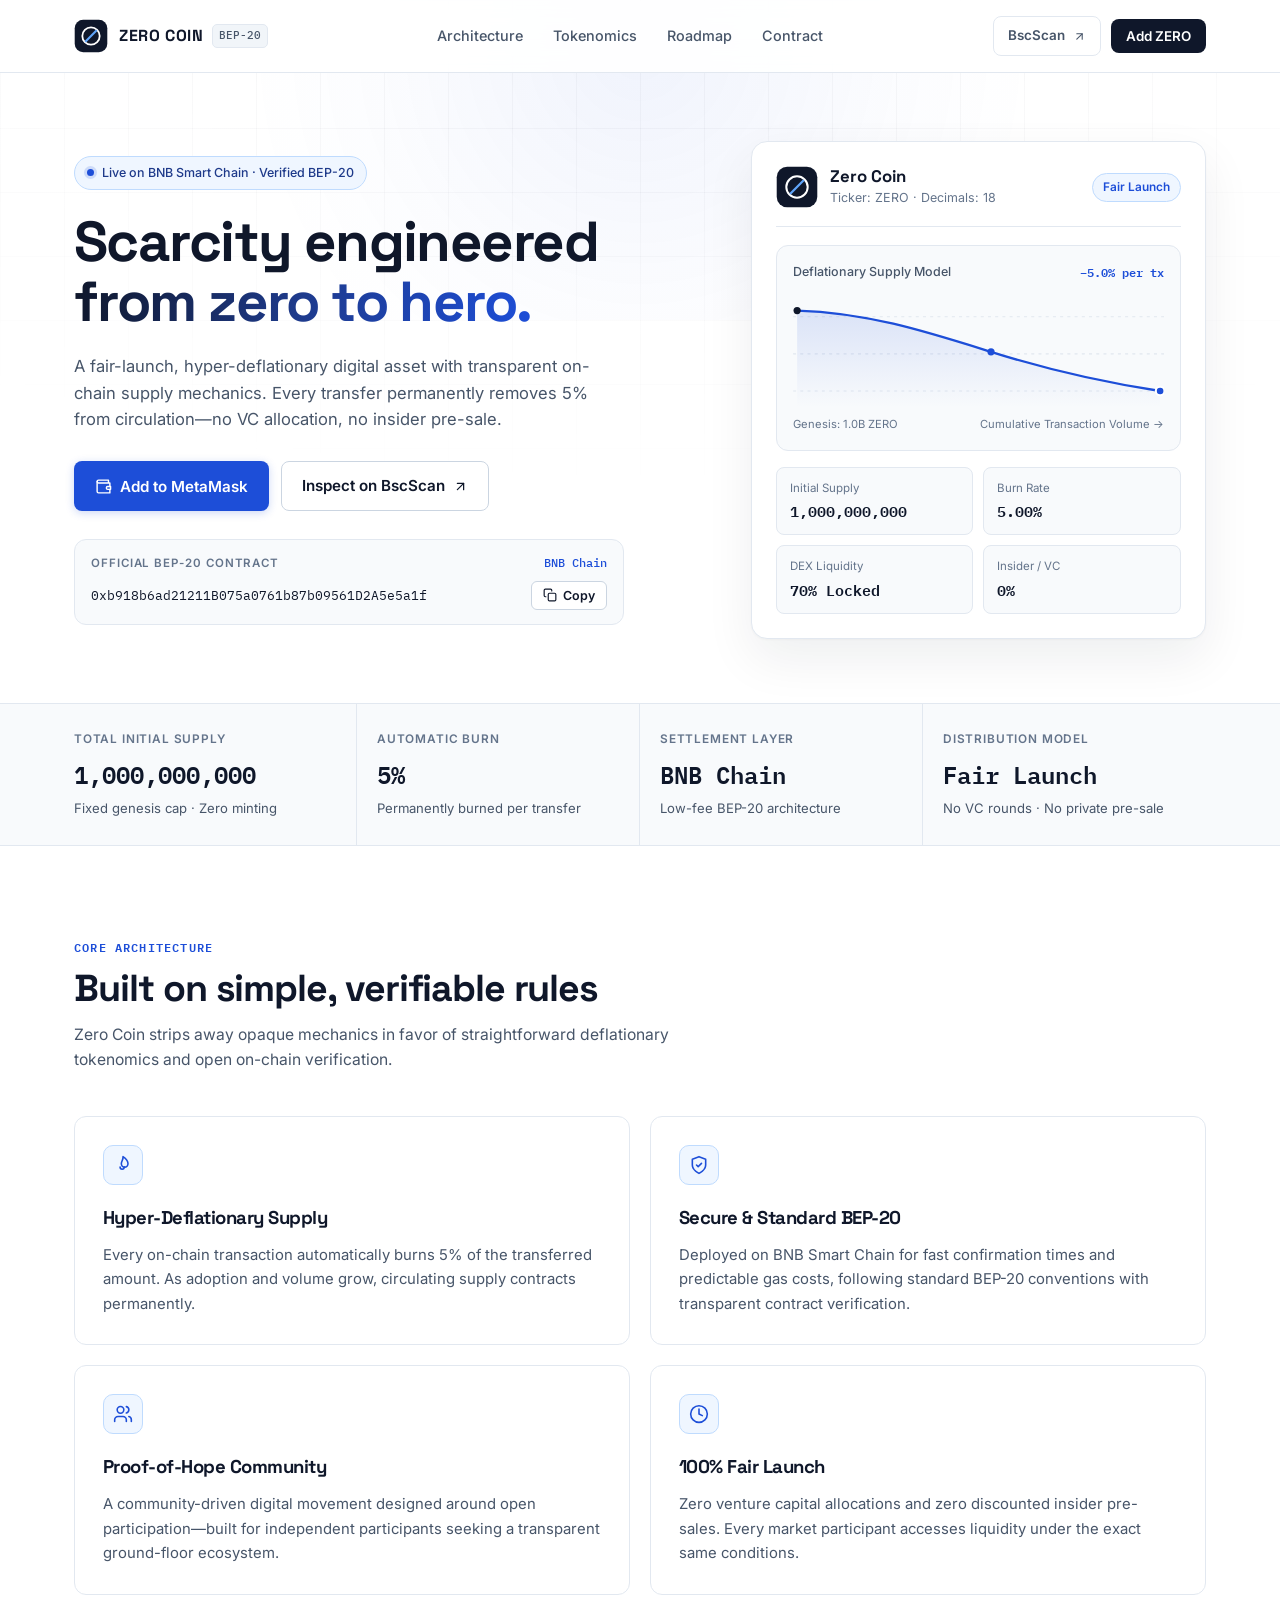
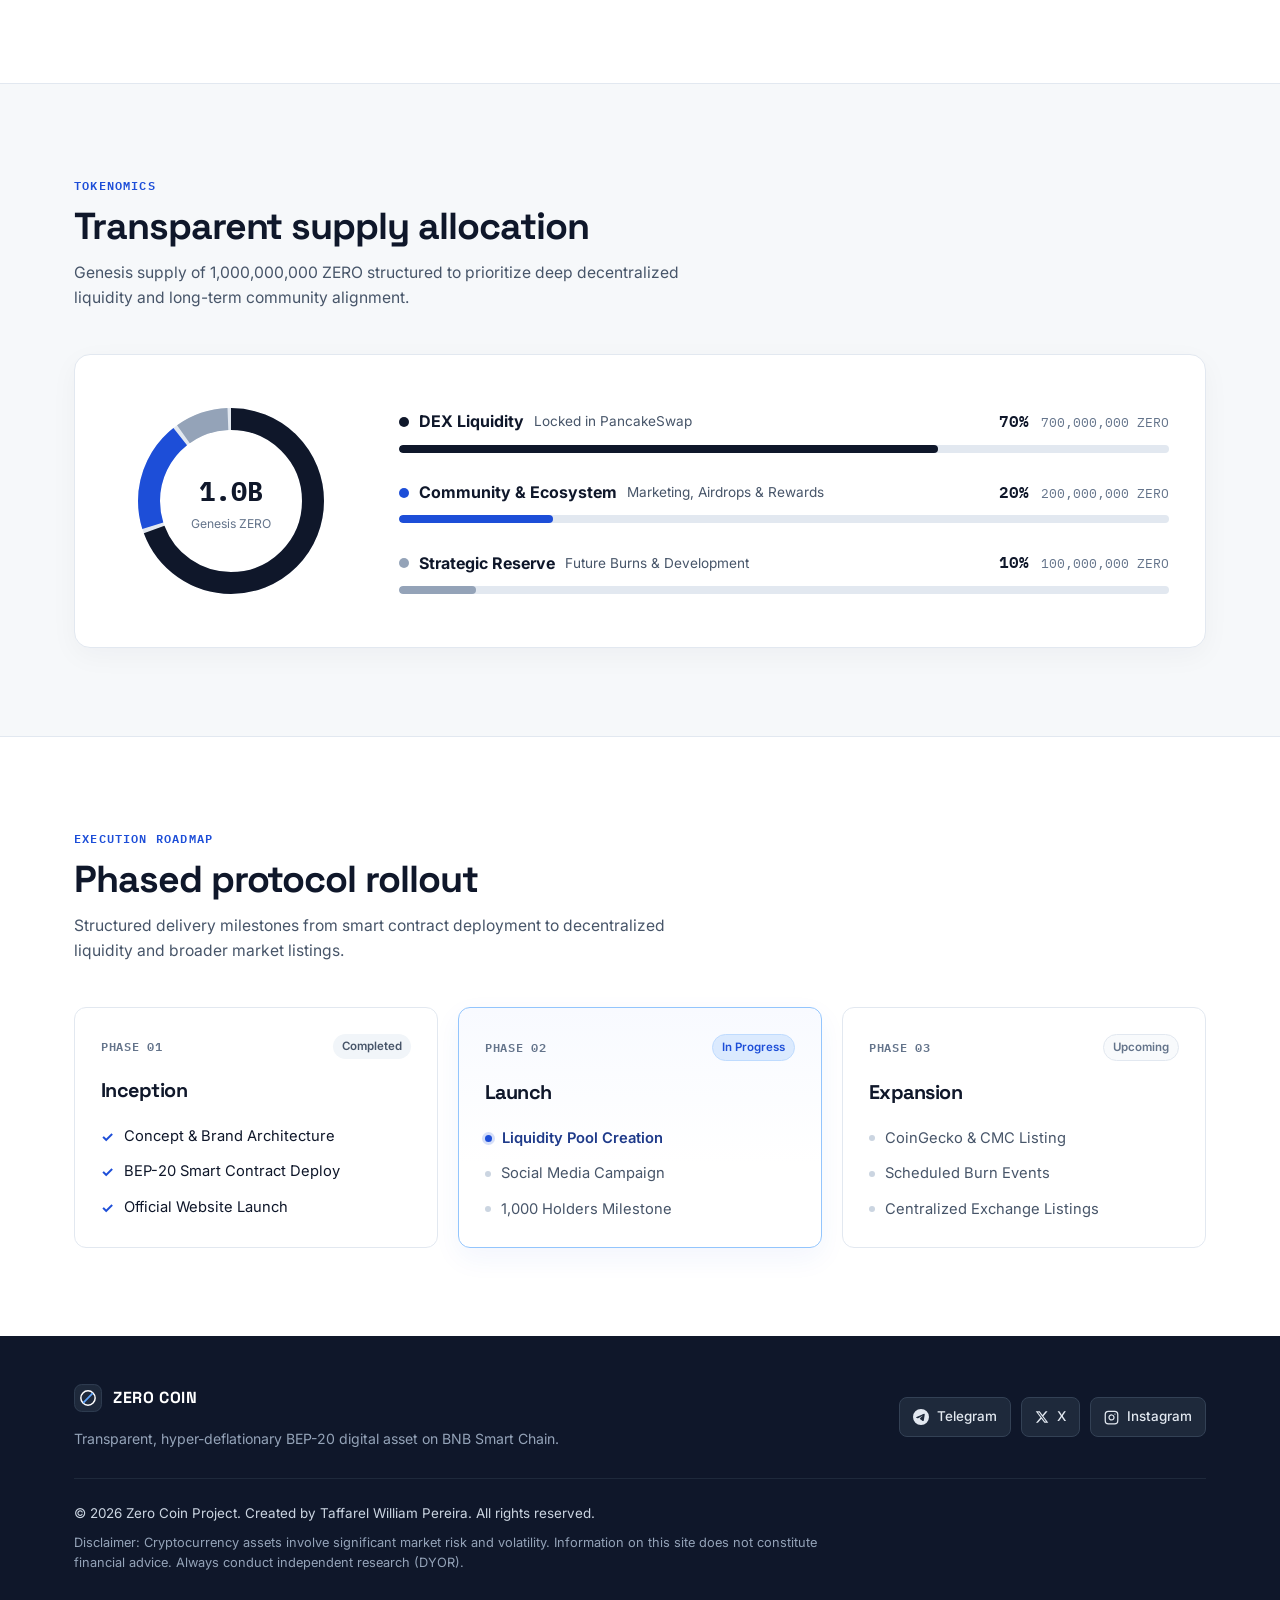
<file: index.html>
<!DOCTYPE html>
<html lang="en">
<head>
  <meta charset="UTF-8">
  <meta name="viewport" content="width=device-width, initial-scale=1.0">
  <title>Zero Coin (ZERO) | From Zero to Hero</title>
  <meta name="description" content="Zero Coin (ZERO) is a fair-launch, hyper-deflationary BEP-20 token on BNB Smart Chain with transparent on-chain tokenomics and automatic 5% burn per transaction.">
  <meta property="og:title" content="Zero Coin (ZERO) | From Zero to Hero">
  <meta property="og:description" content="Fair-launch, hyper-deflationary BEP-20 digital asset on BNB Smart Chain with 5% automatic burn per transfer.">
  <meta property="og:type" content="website">
  <meta property="og:url" content="https://zerocoin.tech/">
  <link rel="icon" type="image/svg+xml" href="assets/images/logo.svg">
  <link rel="preconnect" href="https://fonts.googleapis.com">
  <link rel="preconnect" href="https://fonts.gstatic.com" crossorigin>
  <link href="https://fonts.googleapis.com/css2?family=IBM+Plex+Mono:wght@400;500;600&family=Inter:wght@400;500;600&family=Space+Grotesk:wght@500;600;700&display=swap" rel="stylesheet">
  <link rel="stylesheet" href="styles.css">
</head>
<body>
  <div class="bg-grid" aria-hidden="true"></div>
  <div class="bg-radial" aria-hidden="true"></div>

  <!-- Header -->
  <header class="site-header">
    <div class="container header-inner">
      <a href="#" class="brand" aria-label="Zero Coin Home">
        <span class="brand-mark" aria-hidden="true">
          <svg viewBox="0 0 36 36" fill="none" xmlns="http://www.w3.org/2000/svg">
            <rect x="0.75" y="0.75" width="34.5" height="34.5" rx="9" fill="#0F172A"/>
            <circle cx="18" cy="18" r="9.2" stroke="#FFFFFF" stroke-width="1.9"/>
            <path d="M12.5 23.5L23.5 12.5" stroke="#60A5FA" stroke-width="2.2" stroke-linecap="round"/>
          </svg>
        </span>
        <span class="brand-text">
          <span class="brand-name">ZERO COIN</span>
          <span class="brand-tag">BEP-20</span>
        </span>
      </a>

      <nav class="nav-links" aria-label="Primary">
        <a href="#why-zero">Architecture</a>
        <a href="#tokenomics">Tokenomics</a>
        <a href="#roadmap">Roadmap</a>
        <a href="#contract-section">Contract</a>
      </nav>

      <div class="header-actions">
        <a href="https://bscscan.com/token/0xb918b6ad21211B075a0761b87b09561D2A5e5a1f" target="_blank" rel="noopener noreferrer" class="btn btn-ghost btn-sm">
          BscScan
          <svg width="13" height="13" viewBox="0 0 24 24" fill="none" stroke="currentColor" stroke-width="2" stroke-linecap="round" stroke-linejoin="round"><path d="M7 17L17 7"/><path d="M7 7h10v10"/></svg>
        </a>
        <button id="headerAddTokenBtn" class="btn btn-dark btn-sm">Add ZERO</button>
      </div>

      <button class="mobile-menu-btn" id="mobileMenuBtn" aria-label="Toggle navigation" aria-expanded="false">
        <svg width="20" height="20" viewBox="0 0 24 24" fill="none" stroke="currentColor" stroke-width="2" stroke-linecap="round">
          <line x1="4" y1="7" x2="20" y2="7"/>
          <line x1="4" y1="12" x2="20" y2="12"/>
          <line x1="4" y1="17" x2="20" y2="17"/>
        </svg>
      </button>
    </div>

    <div class="mobile-nav" id="mobileNav" hidden>
      <div class="container mobile-nav-inner">
        <a href="#why-zero">Architecture</a>
        <a href="#tokenomics">Tokenomics</a>
        <a href="#roadmap">Roadmap</a>
        <a href="https://bscscan.com/token/0xb918b6ad21211B075a0761b87b09561D2A5e5a1f" target="_blank" rel="noopener noreferrer">View on BscScan ↗</a>
      </div>
    </div>
  </header>

  <main>
    <!-- Hero Section -->
    <section class="hero">
      <div class="container hero-grid">
        <div class="hero-copy">
          <div class="status-pill">
            <span class="status-dot"></span>
            <span>Live on BNB Smart Chain · Verified BEP-20</span>
          </div>

          <h1>Scarcity engineered<br><span class="text-accent">from zero to hero.</span></h1>

          <p class="hero-lead">
            A fair-launch, hyper-deflationary digital asset with transparent on-chain supply mechanics. Every transfer permanently removes 5% from circulation—no VC allocation, no insider pre-sale.
          </p>

          <div class="hero-cta">
            <button id="addTokenBtn" class="btn btn-primary btn-lg">
              <svg width="17" height="17" viewBox="0 0 24 24" fill="none" stroke="currentColor" stroke-width="2" stroke-linecap="round" stroke-linejoin="round"><path d="M21 12V7H5a2 2 0 0 1 0-4h14v4"/><path d="M3 5v14a2 2 0 0 0 2 2h16v-5"/><path d="M18 12a2 2 0 0 0 0 4h4v-4Z"/></svg>
              Add to MetaMask
            </button>
            <a href="https://bscscan.com/token/0xb918b6ad21211B075a0761b87b09561D2A5e5a1f" target="_blank" rel="noopener noreferrer" class="btn btn-secondary btn-lg">
              Inspect on BscScan
              <svg width="15" height="15" viewBox="0 0 24 24" fill="none" stroke="currentColor" stroke-width="2" stroke-linecap="round" stroke-linejoin="round"><path d="M7 17L17 7"/><path d="M7 7h10v10"/></svg>
            </a>
          </div>

          <div class="contract-bar" id="contract-section">
            <div class="contract-meta">
              <span class="contract-label">Official BEP-20 Contract</span>
              <span class="contract-chain mono">BNB Chain</span>
            </div>
            <div class="contract-row">
              <code id="contractAddress" class="mono">0xb918b6ad21211B075a0761b87b09561D2A5e5a1f</code>
              <button class="copy-btn" id="copyBtn" onclick="copyContract()" aria-label="Copy contract address">
                <svg width="14" height="14" viewBox="0 0 24 24" fill="none" stroke="currentColor" stroke-width="2" stroke-linecap="round" stroke-linejoin="round"><rect x="9" y="9" width="13" height="13" rx="2"/><path d="M5 15H4a2 2 0 0 1-2-2V4a2 2 0 0 1 2-2h9a2 2 0 0 1 2 2v1"/></svg>
                <span id="copyLabel">Copy</span>
              </button>
            </div>
          </div>
        </div>

        <!-- Protocol Telemetry Panel -->
        <div class="hero-panel">
          <div class="telemetry-card">
            <div class="telemetry-header">
              <div class="token-identity">
                <span class="token-emblem">
                  <svg viewBox="0 0 44 44" fill="none" xmlns="http://www.w3.org/2000/svg">
                    <rect x="0.75" y="0.75" width="42.5" height="42.5" rx="11" fill="#0F172A"/>
                    <circle cx="22" cy="22" r="11.2" stroke="#FFFFFF" stroke-width="2.1"/>
                    <path d="M15.5 28.5L28.5 15.5" stroke="#60A5FA" stroke-width="2.4" stroke-linecap="round"/>
                  </svg>
                </span>
                <div>
                  <div class="token-title">Zero Coin</div>
                  <div class="token-sub">Ticker: ZERO · Decimals: 18</div>
                </div>
              </div>
              <span class="verified-chip">Fair Launch</span>
            </div>

            <div class="telemetry-curve">
              <div class="curve-header">
                <span>Deflationary Supply Model</span>
                <span class="curve-badge mono">−5.0% per tx</span>
              </div>
              <svg viewBox="0 0 360 112" fill="none" xmlns="http://www.w3.org/2000/svg" class="curve-svg" role="img" aria-label="Deflationary supply reduction curve">
                <defs>
                  <linearGradient id="curveFillBlue" x1="0" y1="0" x2="0" y2="112" gradientUnits="userSpaceOnUse">
                    <stop stop-color="#1D4ED8" stop-opacity="0.16"/>
                    <stop offset="1" stop-color="#1D4ED8" stop-opacity="0"/>
                  </linearGradient>
                </defs>
                <line x1="0" y1="24" x2="360" y2="24" stroke="#E2E8F0" stroke-dasharray="3 4"/>
                <line x1="0" y1="60" x2="360" y2="60" stroke="#E2E8F0" stroke-dasharray="3 4"/>
                <line x1="0" y1="96" x2="360" y2="96" stroke="#E2E8F0" stroke-dasharray="3 4"/>
                <path d="M4 18 C 72 20, 128 38, 192 58 C 252 77, 304 88, 356 96 L 356 112 L 4 112 Z" fill="url(#curveFillBlue)"/>
                <path d="M4 18 C 72 20, 128 38, 192 58 C 252 77, 304 88, 356 96" stroke="#1D4ED8" stroke-width="2.3" stroke-linecap="round"/>
                <circle cx="4" cy="18" r="3.5" fill="#0F172A"/>
                <circle cx="192" cy="58" r="3.5" fill="#1D4ED8"/>
                <circle cx="356" cy="96" r="4.2" fill="#1D4ED8" stroke="#FFFFFF" stroke-width="2"/>
              </svg>
              <div class="curve-axis">
                <span>Genesis: 1.0B ZERO</span>
                <span>Cumulative Transaction Volume →</span>
              </div>
            </div>

            <div class="telemetry-stats">
              <div class="t-stat">
                <span class="t-label">Initial Supply</span>
                <span class="t-value mono">1,000,000,000</span>
              </div>
              <div class="t-stat">
                <span class="t-label">Burn Rate</span>
                <span class="t-value mono accent">5.00%</span>
              </div>
              <div class="t-stat">
                <span class="t-label">DEX Liquidity</span>
                <span class="t-value mono">70% Locked</span>
              </div>
              <div class="t-stat">
                <span class="t-label">Insider / VC</span>
                <span class="t-value mono">0%</span>
              </div>
            </div>
          </div>
        </div>
      </div>
    </section>

    <!-- Key Metrics Ribbon -->
    <section class="metrics-strip">
      <div class="container metrics-grid">
        <div class="metric-item">
          <span class="metric-label">Total Initial Supply</span>
          <strong class="metric-value mono">1,000,000,000</strong>
          <span class="metric-note">Fixed genesis cap · Zero minting</span>
        </div>
        <div class="metric-item">
          <span class="metric-label">Automatic Burn</span>
          <strong class="metric-value mono accent">5%</strong>
          <span class="metric-note">Permanently burned per transfer</span>
        </div>
        <div class="metric-item">
          <span class="metric-label">Settlement Layer</span>
          <strong class="metric-value mono">BNB Chain</strong>
          <span class="metric-note">Low-fee BEP-20 architecture</span>
        </div>
        <div class="metric-item">
          <span class="metric-label">Distribution Model</span>
          <strong class="metric-value mono">Fair Launch</strong>
          <span class="metric-note">No VC rounds · No private pre-sale</span>
        </div>
      </div>
    </section>

    <!-- Architecture / Why Zero -->
    <section class="section" id="why-zero">
      <div class="container">
        <div class="section-head">
          <span class="eyebrow mono">Core Architecture</span>
          <h2>Built on simple, verifiable rules</h2>
          <p>Zero Coin strips away opaque mechanics in favor of straightforward deflationary tokenomics and open on-chain verification.</p>
        </div>

        <div class="pillars-grid">
          <article class="pillar-card">
            <div class="pillar-icon">
              <svg width="20" height="20" viewBox="0 0 24 24" fill="none" stroke="currentColor" stroke-width="1.9" stroke-linecap="round" stroke-linejoin="round"><path d="M12 2c.5 3.5-2 5.5-2 8.5a4 4 0 0 0 8 0c0-3.5-3-6.5-6-8.5Z"/><path d="M8.5 14.5A2.5 2.5 0 0 0 11 17c1.38 0 2.5-1.12 2.5-2.5"/></svg>
            </div>
            <h3>Hyper-Deflationary Supply</h3>
            <p>Every on-chain transaction automatically burns 5% of the transferred amount. As adoption and volume grow, circulating supply contracts permanently.</p>
          </article>

          <article class="pillar-card">
            <div class="pillar-icon">
              <svg width="20" height="20" viewBox="0 0 24 24" fill="none" stroke="currentColor" stroke-width="1.9" stroke-linecap="round" stroke-linejoin="round"><path d="M12 22s8-4 8-10V5l-8-3-8 3v7c0 6 8 10 8 10Z"/><path d="m9 12 2 2 4-4"/></svg>
            </div>
            <h3>Secure &amp; Standard BEP-20</h3>
            <p>Deployed on BNB Smart Chain for fast confirmation times and predictable gas costs, following standard BEP-20 conventions with transparent contract verification.</p>
          </article>

          <article class="pillar-card">
            <div class="pillar-icon">
              <svg width="20" height="20" viewBox="0 0 24 24" fill="none" stroke="currentColor" stroke-width="1.9" stroke-linecap="round" stroke-linejoin="round"><path d="M16 21v-2a4 4 0 0 0-4-4H6a4 4 0 0 0-4 4v2"/><circle cx="9" cy="7" r="4"/><path d="M22 21v-2a4 4 0 0 0-3-3.87"/><path d="M16 3.13a4 4 0 0 1 0 7.75"/></svg>
            </div>
            <h3>Proof-of-Hope Community</h3>
            <p>A community-driven digital movement designed around open participation—built for independent participants seeking a transparent ground-floor ecosystem.</p>
          </article>

          <article class="pillar-card">
            <div class="pillar-icon">
              <svg width="20" height="20" viewBox="0 0 24 24" fill="none" stroke="currentColor" stroke-width="1.9" stroke-linecap="round" stroke-linejoin="round"><circle cx="12" cy="12" r="10"/><path d="M12 6v6l4 2"/></svg>
            </div>
            <h3>100% Fair Launch</h3>
            <p>Zero venture capital allocations and zero discounted insider pre-sales. Every market participant accesses liquidity under the exact same conditions.</p>
          </article>
        </div>
      </div>
    </section>

    <!-- Tokenomics Section -->
    <section class="section section-alt" id="tokenomics">
      <div class="container">
        <div class="section-head">
          <span class="eyebrow mono">Tokenomics</span>
          <h2>Transparent supply allocation</h2>
          <p>Genesis supply of 1,000,000,000 ZERO structured to prioritize deep decentralized liquidity and long-term community alignment.</p>
        </div>

        <div class="tokenomics-card">
          <div class="donut-wrap">
            <svg viewBox="0 0 220 220" class="donut-svg" role="img" aria-label="Tokenomics chart: 70% Liquidity, 20% Community, 10% Reserve">
              <circle cx="110" cy="110" r="82" fill="none" stroke="#E2E8F0" stroke-width="22"/>
              <circle cx="110" cy="110" r="82" fill="none" stroke="#0F172A" stroke-width="22"
                stroke-dasharray="356.65 515.22" stroke-dashoffset="0" transform="rotate(-90 110 110)"/>
              <circle cx="110" cy="110" r="82" fill="none" stroke="#1D4ED8" stroke-width="22"
                stroke-dasharray="99.04 515.22" stroke-dashoffset="-360.65" transform="rotate(-90 110 110)"/>
              <circle cx="110" cy="110" r="82" fill="none" stroke="#94A3B8" stroke-width="22"
                stroke-dasharray="47.52 515.22" stroke-dashoffset="-463.69" transform="rotate(-90 110 110)"/>
            </svg>
            <div class="donut-center">
              <span class="donut-total mono">1.0B</span>
              <span class="donut-sub">Genesis ZERO</span>
            </div>
          </div>

          <div class="allocation-list">
            <div class="alloc-row">
              <div class="alloc-top">
                <div class="alloc-title">
                  <span class="alloc-dot dot-navy"></span>
                  <strong>DEX Liquidity</strong>
                  <span class="alloc-desc-inline">Locked in PancakeSwap</span>
                </div>
                <div class="alloc-nums">
                  <span class="mono alloc-pct">70%</span>
                  <span class="mono alloc-tokens">700,000,000 ZERO</span>
                </div>
              </div>
              <div class="progress-track"><div class="progress-fill fill-navy" style="width: 70%;"></div></div>
            </div>

            <div class="alloc-row">
              <div class="alloc-top">
                <div class="alloc-title">
                  <span class="alloc-dot dot-cobalt"></span>
                  <strong>Community &amp; Ecosystem</strong>
                  <span class="alloc-desc-inline">Marketing, Airdrops &amp; Rewards</span>
                </div>
                <div class="alloc-nums">
                  <span class="mono alloc-pct">20%</span>
                  <span class="mono alloc-tokens">200,000,000 ZERO</span>
                </div>
              </div>
              <div class="progress-track"><div class="progress-fill fill-cobalt" style="width: 20%;"></div></div>
            </div>

            <div class="alloc-row">
              <div class="alloc-top">
                <div class="alloc-title">
                  <span class="alloc-dot dot-slate"></span>
                  <strong>Strategic Reserve</strong>
                  <span class="alloc-desc-inline">Future Burns &amp; Development</span>
                </div>
                <div class="alloc-nums">
                  <span class="mono alloc-pct">10%</span>
                  <span class="mono alloc-tokens">100,000,000 ZERO</span>
                </div>
              </div>
              <div class="progress-track"><div class="progress-fill fill-slate" style="width: 10%;"></div></div>
            </div>
          </div>
        </div>
      </div>
    </section>

    <!-- Roadmap Section -->
    <section class="section" id="roadmap">
      <div class="container">
        <div class="section-head">
          <span class="eyebrow mono">Execution Roadmap</span>
          <h2>Phased protocol rollout</h2>
          <p>Structured delivery milestones from smart contract deployment to decentralized liquidity and broader market listings.</p>
        </div>

        <div class="roadmap-grid">
          <div class="phase-card">
            <div class="phase-top">
              <span class="phase-num mono">PHASE 01</span>
              <span class="phase-badge badge-done">Completed</span>
            </div>
            <h3>Inception</h3>
            <ul class="phase-list">
              <li class="done"><span class="check">✓</span> Concept &amp; Brand Architecture</li>
              <li class="done"><span class="check">✓</span> BEP-20 Smart Contract Deploy</li>
              <li class="done"><span class="check">✓</span> Official Website Launch</li>
            </ul>
          </div>

          <div class="phase-card phase-active">
            <div class="phase-top">
              <span class="phase-num mono">PHASE 02</span>
              <span class="phase-badge badge-active">In Progress</span>
            </div>
            <h3>Launch</h3>
            <ul class="phase-list">
              <li class="current"><span class="dot-live"></span> Liquidity Pool Creation</li>
              <li><span class="dot-idle"></span> Social Media Campaign</li>
              <li><span class="dot-idle"></span> 1,000 Holders Milestone</li>
            </ul>
          </div>

          <div class="phase-card">
            <div class="phase-top">
              <span class="phase-num mono">PHASE 03</span>
              <span class="phase-badge badge-next">Upcoming</span>
            </div>
            <h3>Expansion</h3>
            <ul class="phase-list">
              <li><span class="dot-idle"></span> CoinGecko &amp; CMC Listing</li>
              <li><span class="dot-idle"></span> Scheduled Burn Events</li>
              <li><span class="dot-idle"></span> Centralized Exchange Listings</li>
            </ul>
          </div>
        </div>
      </div>
    </section>
  </main>

  <!-- Footer -->
  <footer class="site-footer">
    <div class="container">
      <div class="footer-top">
        <div class="footer-brand">
          <div class="brand">
            <span class="brand-mark brand-mark-sm" aria-hidden="true">
              <svg viewBox="0 0 36 36" fill="none" xmlns="http://www.w3.org/2000/svg">
                <rect x="0.75" y="0.75" width="34.5" height="34.5" rx="9" fill="#1E293B" stroke="#334155" stroke-width="1.2"/>
                <circle cx="18" cy="18" r="9.2" stroke="#FFFFFF" stroke-width="1.9"/>
                <path d="M12.5 23.5L23.5 12.5" stroke="#60A5FA" stroke-width="2.2" stroke-linecap="round"/>
              </svg>
            </span>
            <span class="brand-name footer-brand-name">ZERO COIN</span>
          </div>
          <p class="footer-tagline">Transparent, hyper-deflationary BEP-20 digital asset on BNB Smart Chain.</p>
        </div>

        <div class="social-links">
          <a href="https://t.me/ZeroCoinOfficialBot" target="_blank" rel="noopener noreferrer" aria-label="Telegram" class="social-btn">
            <svg width="16" height="16" viewBox="0 0 24 24" fill="currentColor"><path d="M11.944 0A12 12 0 0 0 0 12a12 12 0 0 0 12 12 12 12 0 0 0 12-12A12 12 0 0 0 12 0a12 12 0 0 0-.056 0zm4.962 7.224c.1-.002.321.023.465.14a.506.506 0 0 1 .171.325c.016.093.036.306.02.472-.18 1.898-.962 6.502-1.36 8.627-.168.9-.499 1.201-.82 1.23-.696.065-1.225-.46-1.9-.902-1.056-.693-1.653-1.124-2.678-1.8-1.185-.78-.417-1.21.258-1.91.177-.184 3.247-2.977 3.307-3.23.007-.032.014-.15-.056-.212s-.174-.041-.249-.024c-.106.024-1.793 1.14-5.061 3.345-.48.33-.913.49-1.302.48-.428-.008-1.252-.241-1.865-.44-.752-.245-1.349-.374-1.297-.789.027-.216.325-.437.893-.663 3.498-1.524 5.83-2.529 6.998-3.014 3.332-1.386 4.025-1.627 4.476-1.635z"/></svg>
            <span>Telegram</span>
          </a>
          <a href="https://x.com/zerocoindigital" target="_blank" rel="noopener noreferrer" aria-label="X (Twitter)" class="social-btn">
            <svg width="14" height="14" viewBox="0 0 24 24" fill="currentColor"><path d="M18.244 2.25h3.308l-7.227 8.26 8.502 11.24H16.17l-5.214-6.817L4.99 21.75H1.68l7.73-8.835L1.254 2.25H8.08l4.713 6.231zm-1.161 17.52h1.833L7.084 4.126H5.117z"/></svg>
            <span>X</span>
          </a>
          <a href="https://www.instagram.com/zerocoin.digital" target="_blank" rel="noopener noreferrer" aria-label="Instagram" class="social-btn">
            <svg width="15" height="15" viewBox="0 0 24 24" fill="none" stroke="currentColor" stroke-width="2" stroke-linecap="round" stroke-linejoin="round"><rect x="2" y="2" width="20" height="20" rx="5"/><path d="M16 11.37A4 4 0 1 1 12.63 8 4 4 0 0 1 16 11.37z"/><line x1="17.5" y1="6.5" x2="17.51" y2="6.5"/></svg>
            <span>Instagram</span>
          </a>
        </div>
      </div>

      <div class="footer-bottom">
        <p class="copyright">© 2026 Zero Coin Project. Created by Taffarel William Pereira. All rights reserved.</p>
        <p class="disclaimer">Disclaimer: Cryptocurrency assets involve significant market risk and volatility. Information on this site does not constitute financial advice. Always conduct independent research (DYOR).</p>
      </div>
    </div>
  </footer>

  <script src="script.js"></script>
</body>
</html>
</file>
<file: styles.css>
:root {
  --bg-canvas: #FFFFFF;
  --bg-surface: #FFFFFF;
  --bg-surface-soft: #F8FAFC;
  --bg-alt: #F6F8FA;
  --border-subtle: #E2E8F0;
  --border-strong: #CBD5E1;
  --text-primary: #0F172A;
  --text-secondary: #475569;
  --text-muted: #64748B;
  --accent: #1D4ED8;
  --accent-dark: #1E3A8A;
  --accent-soft: #EFF6FF;
  --accent-border: #BFDBFE;
  --slate-chart: #94A3B8;
  --radius-sm: 8px;
  --radius-md: 12px;
  --radius-lg: 16px;
}

*, *::before, *::after {
  box-sizing: border-box;
  margin: 0;
  padding: 0;
}

html {
  scroll-behavior: smooth;
  background-color: var(--bg-canvas);
  color: var(--text-primary);
  font-family: 'Inter', -apple-system, BlinkMacSystemFont, sans-serif;
  -webkit-font-smoothing: antialiased;
}

body {
  position: relative;
  min-height: 100vh;
  line-height: 1.6;
  overflow-x: hidden;
}

.bg-grid {
  position: fixed;
  inset: 0;
  z-index: -2;
  background-image:
    linear-gradient(to right, rgba(15, 23, 42, 0.032) 1px, transparent 1px),
    linear-gradient(to bottom, rgba(15, 23, 42, 0.032) 1px, transparent 1px);
  background-size: 64px 64px;
  mask-image: radial-gradient(ellipse 85% 55% at 50% 0%, #000 35%, transparent 100%);
  -webkit-mask-image: radial-gradient(ellipse 85% 55% at 50% 0%, #000 35%, transparent 100%);
}

.bg-radial {
  position: fixed;
  top: -220px;
  left: 50%;
  transform: translateX(-50%);
  width: 960px;
  height: 540px;
  z-index: -1;
  background: radial-gradient(circle, rgba(29, 78, 216, 0.065) 0%, rgba(29, 78, 216, 0.015) 48%, transparent 72%);
  pointer-events: none;
}

.container {
  width: 100%;
  max-width: 1180px;
  margin: 0 auto;
  padding: 0 24px;
}

.mono {
  font-family: 'IBM Plex Mono', ui-monospace, SFMono-Regular, monospace;
}

.accent {
  color: var(--accent);
}

h1, h2, h3 {
  font-family: 'Space Grotesk', 'Inter', sans-serif;
  letter-spacing: -0.028em;
  color: var(--text-primary);
}

/* Header */
.site-header {
  position: sticky;
  top: 0;
  z-index: 50;
  background: rgba(255, 255, 255, 0.9);
  backdrop-filter: blur(14px);
  -webkit-backdrop-filter: blur(14px);
  border-bottom: 1px solid var(--border-subtle);
}

.header-inner {
  height: 72px;
  display: flex;
  align-items: center;
  justify-content: space-between;
  gap: 24px;
}

.brand {
  display: inline-flex;
  align-items: center;
  gap: 11px;
  text-decoration: none;
}

.brand-mark {
  width: 34px;
  height: 34px;
  display: inline-flex;
  flex-shrink: 0;
}

.brand-mark-sm {
  width: 28px;
  height: 28px;
}

.brand-text {
  display: inline-flex;
  align-items: center;
  gap: 8px;
}

.brand-name {
  font-family: 'Space Grotesk', sans-serif;
  font-weight: 700;
  font-size: 1rem;
  letter-spacing: 0.04em;
  color: var(--text-primary);
}

.brand-tag {
  font-family: 'IBM Plex Mono', monospace;
  font-size: 0.68rem;
  font-weight: 500;
  color: var(--text-secondary);
  background: #F1F5F9;
  border: 1px solid var(--border-subtle);
  padding: 2px 6px;
  border-radius: 5px;
}

.nav-links {
  display: flex;
  align-items: center;
  gap: 30px;
}

.nav-links a {
  color: var(--text-secondary);
  text-decoration: none;
  font-size: 0.9rem;
  font-weight: 500;
  transition: color 0.18s ease;
}

.nav-links a:hover {
  color: var(--text-primary);
}

.header-actions {
  display: flex;
  align-items: center;
  gap: 10px;
}

.mobile-menu-btn {
  display: none;
  background: var(--bg-surface-soft);
  border: 1px solid var(--border-subtle);
  color: var(--text-primary);
  width: 40px;
  height: 40px;
  border-radius: var(--radius-sm);
  align-items: center;
  justify-content: center;
  cursor: pointer;
}

.mobile-nav {
  border-top: 1px solid var(--border-subtle);
  background: #FFFFFF;
}

.mobile-nav-inner {
  display: flex;
  flex-direction: column;
  padding: 16px 24px 20px;
  gap: 14px;
}

.mobile-nav-inner a {
  color: var(--text-secondary);
  text-decoration: none;
  font-size: 0.95rem;
  font-weight: 500;
}

/* Buttons */
.btn {
  display: inline-flex;
  align-items: center;
  justify-content: center;
  gap: 8px;
  font-family: 'Inter', sans-serif;
  font-weight: 600;
  border-radius: var(--radius-sm);
  cursor: pointer;
  text-decoration: none;
  transition: all 0.18s ease;
  border: 1px solid transparent;
  white-space: nowrap;
}

.btn-sm { font-size: 0.84rem; padding: 8px 14px; }
.btn-lg { font-size: 0.95rem; padding: 12px 20px; }

.btn-primary {
  background: var(--accent);
  color: #FFFFFF;
  box-shadow: 0 2px 8px rgba(29, 78, 216, 0.22);
}

.btn-primary:hover {
  background: var(--accent-dark);
}

.btn-dark {
  background: var(--text-primary);
  color: #FFFFFF;
}

.btn-dark:hover {
  background: #1E293B;
}

.btn-secondary {
  background: #FFFFFF;
  color: var(--text-primary);
  border-color: var(--border-strong);
}

.btn-secondary:hover {
  background: var(--bg-surface-soft);
  border-color: #94A3B8;
}

.btn-ghost {
  background: transparent;
  color: var(--text-secondary);
  border-color: var(--border-subtle);
}

.btn-ghost:hover {
  color: var(--text-primary);
  border-color: var(--border-strong);
  background: var(--bg-surface-soft);
}

/* Hero */
.hero {
  padding: 68px 0 64px;
}

.hero-grid {
  display: grid;
  grid-template-columns: 1.16fr 0.84fr;
  gap: 48px;
  align-items: center;
}

.hero-copy,
.hero-panel {
  min-width: 0;
}

.status-pill {
  display: inline-flex;
  align-items: center;
  gap: 8px;
  font-size: 0.78rem;
  font-weight: 500;
  color: var(--accent-dark);
  background: var(--accent-soft);
  border: 1px solid var(--accent-border);
  padding: 6px 12px;
  border-radius: 999px;
  margin-bottom: 22px;
}

.status-dot {
  width: 7px;
  height: 7px;
  border-radius: 50%;
  background: var(--accent);
  box-shadow: 0 0 0 3px rgba(29, 78, 216, 0.16);
}

.hero h1 {
  font-size: clamp(2.4rem, 4.4vw, 3.6rem);
  line-height: 1.08;
  font-weight: 700;
  margin-bottom: 20px;
}

.text-accent {
  background: linear-gradient(95deg, #0F172A 0%, #1E3A8A 48%, #1D4ED8 100%);
  -webkit-background-clip: text;
  background-clip: text;
  -webkit-text-fill-color: transparent;
}

.hero-lead {
  font-size: 1.04rem;
  color: var(--text-secondary);
  max-width: 550px;
  margin-bottom: 28px;
}

.hero-cta {
  display: flex;
  flex-wrap: wrap;
  gap: 12px;
  margin-bottom: 28px;
}

/* Contract Bar */
.contract-bar {
  background: var(--bg-surface-soft);
  border: 1px solid var(--border-subtle);
  border-radius: var(--radius-md);
  padding: 14px 16px;
  max-width: 550px;
}

.contract-meta {
  display: flex;
  align-items: center;
  justify-content: space-between;
  margin-bottom: 8px;
}

.contract-label {
  font-size: 0.72rem;
  font-weight: 600;
  letter-spacing: 0.08em;
  text-transform: uppercase;
  color: var(--text-muted);
}

.contract-chain {
  font-size: 0.72rem;
  font-weight: 500;
  color: var(--accent);
}

.contract-row {
  display: flex;
  align-items: center;
  justify-content: space-between;
  gap: 12px;
  min-width: 0;
}

.contract-row code {
  font-size: 0.83rem;
  color: var(--text-primary);
  min-width: 0;
  flex: 1;
  overflow: hidden;
  text-overflow: ellipsis;
  white-space: nowrap;
}

.copy-btn {
  display: inline-flex;
  align-items: center;
  gap: 6px;
  background: #FFFFFF;
  border: 1px solid var(--border-strong);
  color: var(--text-primary);
  font-family: 'Inter', sans-serif;
  font-size: 0.78rem;
  font-weight: 600;
  padding: 6px 11px;
  border-radius: 6px;
  cursor: pointer;
  flex-shrink: 0;
  transition: border-color 0.18s ease, background 0.18s ease;
}

.copy-btn:hover {
  border-color: var(--accent);
  color: var(--accent);
}

/* Telemetry Card (Light Institutional) */
.telemetry-card {
  background: #FFFFFF;
  border: 1px solid var(--border-subtle);
  border-radius: var(--radius-lg);
  padding: 24px;
  box-shadow: 0 20px 50px rgba(15, 23, 42, 0.07), 0 1px 3px rgba(15, 23, 42, 0.04);
}

.telemetry-header {
  display: flex;
  align-items: center;
  justify-content: space-between;
  gap: 12px;
  padding-bottom: 18px;
  border-bottom: 1px solid var(--border-subtle);
  margin-bottom: 18px;
}

.token-identity {
  display: flex;
  align-items: center;
  gap: 12px;
}

.token-emblem {
  width: 42px;
  height: 42px;
  display: inline-flex;
  flex-shrink: 0;
}

.token-title {
  font-family: 'Space Grotesk', sans-serif;
  font-weight: 700;
  font-size: 1.05rem;
  line-height: 1.2;
  color: var(--text-primary);
}

.token-sub {
  font-size: 0.78rem;
  color: var(--text-muted);
  margin-top: 2px;
}

.verified-chip {
  font-size: 0.74rem;
  font-weight: 600;
  color: var(--accent);
  background: var(--accent-soft);
  border: 1px solid var(--accent-border);
  padding: 4px 10px;
  border-radius: 999px;
  white-space: nowrap;
  flex-shrink: 0;
}

.telemetry-curve {
  background: var(--bg-surface-soft);
  border: 1px solid var(--border-subtle);
  border-radius: var(--radius-md);
  padding: 16px;
  margin-bottom: 16px;
}

.curve-header {
  display: flex;
  align-items: center;
  justify-content: space-between;
  font-size: 0.78rem;
  font-weight: 500;
  color: var(--text-secondary);
  margin-bottom: 10px;
}

.curve-badge {
  font-size: 0.74rem;
  font-weight: 600;
  color: var(--accent);
}

.curve-svg {
  width: 100%;
  height: auto;
  display: block;
}

.curve-axis {
  display: flex;
  justify-content: space-between;
  font-size: 0.7rem;
  color: var(--text-muted);
  margin-top: 8px;
}

.telemetry-stats {
  display: grid;
  grid-template-columns: 1fr 1fr;
  gap: 10px;
}

.t-stat {
  background: var(--bg-surface-soft);
  border: 1px solid var(--border-subtle);
  border-radius: var(--radius-sm);
  padding: 11px 13px;
  display: flex;
  flex-direction: column;
  gap: 3px;
}

.t-label {
  font-size: 0.72rem;
  color: var(--text-muted);
}

.t-value {
  font-size: 0.92rem;
  font-weight: 600;
  color: var(--text-primary);
}

/* Metrics Strip */
.metrics-strip {
  border-top: 1px solid var(--border-subtle);
  border-bottom: 1px solid var(--border-subtle);
  background: var(--bg-surface-soft);
}

.metrics-grid {
  display: grid;
  grid-template-columns: repeat(4, 1fr);
}

.metric-item {
  padding: 26px 20px;
  border-right: 1px solid var(--border-subtle);
  display: flex;
  flex-direction: column;
  gap: 4px;
}

.metric-item:first-child { padding-left: 0; }
.metric-item:last-child { border-right: none; padding-right: 0; }

.metric-label {
  font-size: 0.74rem;
  text-transform: uppercase;
  letter-spacing: 0.07em;
  color: var(--text-muted);
  font-weight: 600;
}

.metric-value {
  font-size: 1.5rem;
  font-weight: 600;
  color: var(--text-primary);
  margin-top: 2px;
}

.metric-note {
  font-size: 0.82rem;
  color: var(--text-secondary);
}

/* Sections */
.section { padding: 88px 0; }

.section-alt {
  background: var(--bg-alt);
  border-top: 1px solid var(--border-subtle);
  border-bottom: 1px solid var(--border-subtle);
}

.section-head {
  max-width: 620px;
  margin-bottom: 44px;
}

.eyebrow {
  display: inline-block;
  font-size: 0.74rem;
  font-weight: 600;
  text-transform: uppercase;
  letter-spacing: 0.1em;
  color: var(--accent);
  margin-bottom: 10px;
}

.section-head h2 {
  font-size: clamp(1.75rem, 3vw, 2.35rem);
  line-height: 1.15;
  margin-bottom: 12px;
}

.section-head p {
  font-size: 0.98rem;
  color: var(--text-secondary);
}

/* Pillars 2x2 Grid */
.pillars-grid {
  display: grid;
  grid-template-columns: repeat(2, 1fr);
  gap: 20px;
}

.pillar-card {
  background: #FFFFFF;
  border: 1px solid var(--border-subtle);
  border-radius: var(--radius-md);
  padding: 28px;
  transition: border-color 0.2s ease, box-shadow 0.2s ease;
}

.pillar-card:hover {
  border-color: var(--border-strong);
  box-shadow: 0 10px 30px rgba(15, 23, 42, 0.05);
}

.pillar-icon {
  width: 40px;
  height: 40px;
  border-radius: 10px;
  background: var(--accent-soft);
  border: 1px solid var(--accent-border);
  color: var(--accent);
  display: inline-flex;
  align-items: center;
  justify-content: center;
  margin-bottom: 18px;
}

.pillar-card h3 {
  font-size: 1.16rem;
  margin-bottom: 10px;
}

.pillar-card p {
  font-size: 0.93rem;
  color: var(--text-secondary);
  line-height: 1.65;
}

/* Tokenomics */
.tokenomics-card {
  background: #FFFFFF;
  border: 1px solid var(--border-subtle);
  border-radius: var(--radius-lg);
  padding: 36px;
  display: grid;
  grid-template-columns: 240px 1fr;
  gap: 48px;
  align-items: center;
  box-shadow: 0 8px 28px rgba(15, 23, 42, 0.04);
}

.donut-wrap {
  position: relative;
  width: 220px;
  height: 220px;
  margin: 0 auto;
}

.donut-svg { width: 100%; height: 100%; display: block; }

.donut-center {
  position: absolute;
  inset: 0;
  display: flex;
  flex-direction: column;
  align-items: center;
  justify-content: center;
  text-align: center;
}

.donut-total {
  font-size: 1.7rem;
  font-weight: 700;
  color: var(--text-primary);
}

.donut-sub {
  font-size: 0.76rem;
  color: var(--text-muted);
  margin-top: 2px;
}

.allocation-list {
  display: flex;
  flex-direction: column;
  gap: 26px;
}

.alloc-top {
  display: flex;
  align-items: baseline;
  justify-content: space-between;
  gap: 16px;
  margin-bottom: 10px;
  flex-wrap: wrap;
}

.alloc-title {
  display: flex;
  align-items: center;
  gap: 10px;
  flex-wrap: wrap;
}

.alloc-title strong { font-size: 1rem; color: var(--text-primary); }
.alloc-desc-inline { font-size: 0.85rem; color: var(--text-secondary); }

.alloc-dot { width: 10px; height: 10px; border-radius: 50%; flex-shrink: 0; }
.dot-navy { background: #0F172A; }
.dot-cobalt { background: #1D4ED8; }
.dot-slate { background: #94A3B8; }

.alloc-nums { display: flex; align-items: baseline; gap: 12px; }
.alloc-pct { font-size: 1rem; font-weight: 600; color: var(--text-primary); }
.alloc-tokens { font-size: 0.82rem; color: var(--text-muted); }

.progress-track {
  width: 100%;
  height: 8px;
  background: #E2E8F0;
  border-radius: 999px;
  overflow: hidden;
}

.progress-fill { height: 100%; border-radius: 999px; }
.fill-navy { background: #0F172A; }
.fill-cobalt { background: #1D4ED8; }
.fill-slate { background: #94A3B8; }

/* Roadmap 3-column */
.roadmap-grid {
  display: grid;
  grid-template-columns: repeat(3, 1fr);
  gap: 20px;
}

.phase-card {
  background: #FFFFFF;
  border: 1px solid var(--border-subtle);
  border-radius: var(--radius-md);
  padding: 26px;
}

.phase-active {
  border-color: #93C5FD;
  background: linear-gradient(180deg, #F8FAFF 0%, #FFFFFF 65%);
  box-shadow: 0 10px 28px rgba(29, 78, 216, 0.06);
}

.phase-top {
  display: flex;
  align-items: center;
  justify-content: space-between;
  margin-bottom: 16px;
}

.phase-num {
  font-size: 0.74rem;
  font-weight: 600;
  color: var(--text-muted);
  letter-spacing: 0.06em;
}

.phase-badge {
  font-size: 0.72rem;
  font-weight: 600;
  padding: 3px 9px;
  border-radius: 999px;
}

.badge-done { color: #475569; background: #F1F5F9; }
.badge-active { color: #1D4ED8; background: #DBEAFE; border: 1px solid #BFDBFE; }
.badge-next { color: #64748B; background: #F8FAFC; border: 1px solid var(--border-subtle); }

.phase-card h3 { font-size: 1.24rem; margin-bottom: 18px; }

.phase-list {
  list-style: none;
  display: flex;
  flex-direction: column;
  gap: 12px;
}

.phase-list li {
  display: flex;
  align-items: center;
  gap: 10px;
  font-size: 0.92rem;
  color: var(--text-secondary);
}

.phase-list li.done { color: var(--text-primary); }
.phase-list li.current { color: var(--accent-dark); font-weight: 600; }

.check { color: var(--accent); font-weight: 700; font-size: 0.9rem; }

.dot-live {
  width: 7px;
  height: 7px;
  border-radius: 50%;
  background: var(--accent);
  box-shadow: 0 0 0 3px rgba(29, 78, 216, 0.18);
  flex-shrink: 0;
}

.dot-idle {
  width: 6px;
  height: 6px;
  border-radius: 50%;
  background: #CBD5E1;
  flex-shrink: 0;
}

/* Footer (Deep Slate Institutional Contrast) */
.site-footer {
  background: #0F172A;
  color: #CBD5E1;
  padding: 48px 0 40px;
}

.footer-top {
  display: flex;
  align-items: center;
  justify-content: space-between;
  gap: 24px;
  padding-bottom: 28px;
  border-bottom: 1px solid #1E293B;
  margin-bottom: 24px;
  flex-wrap: wrap;
}

.footer-brand-name { color: #FFFFFF; }
.footer-tagline { font-size: 0.88rem; color: #94A3B8; margin-top: 8px; }

.social-links { display: flex; align-items: center; gap: 10px; flex-wrap: wrap; }

.social-btn {
  display: inline-flex;
  align-items: center;
  gap: 8px;
  text-decoration: none;
  color: #E2E8F0;
  background: #1E293B;
  border: 1px solid #334155;
  padding: 8px 13px;
  border-radius: var(--radius-sm);
  font-size: 0.84rem;
  font-weight: 500;
  transition: all 0.18s ease;
}

.social-btn:hover { background: #273449; border-color: #475569; }

.footer-bottom { display: flex; flex-direction: column; gap: 8px; }
.copyright { font-size: 0.84rem; color: #CBD5E1; }
.disclaimer { font-size: 0.8rem; color: #94A3B8; max-width: 780px; }

/* Responsive */
@media (max-width: 960px) {
  .hero-grid { grid-template-columns: 1fr; gap: 36px; }
  .metrics-grid { grid-template-columns: repeat(2, 1fr); }
  .metric-item { border-right: none; border-bottom: 1px solid var(--border-subtle); padding: 20px 0; }
  .tokenomics-card { grid-template-columns: 1fr; gap: 32px; padding: 28px 22px; }
  .roadmap-grid { grid-template-columns: 1fr; }
}

@media (max-width: 760px) {
  .nav-links, .header-actions { display: none; }
  .mobile-menu-btn { display: inline-flex; }
  .hero { padding: 40px 0 48px; }
  .hero-cta { flex-direction: column; }
  .hero-cta .btn { width: 100%; }
  .pillars-grid, .metrics-grid { grid-template-columns: 1fr; }
  .section { padding: 60px 0; }
}
</file>
